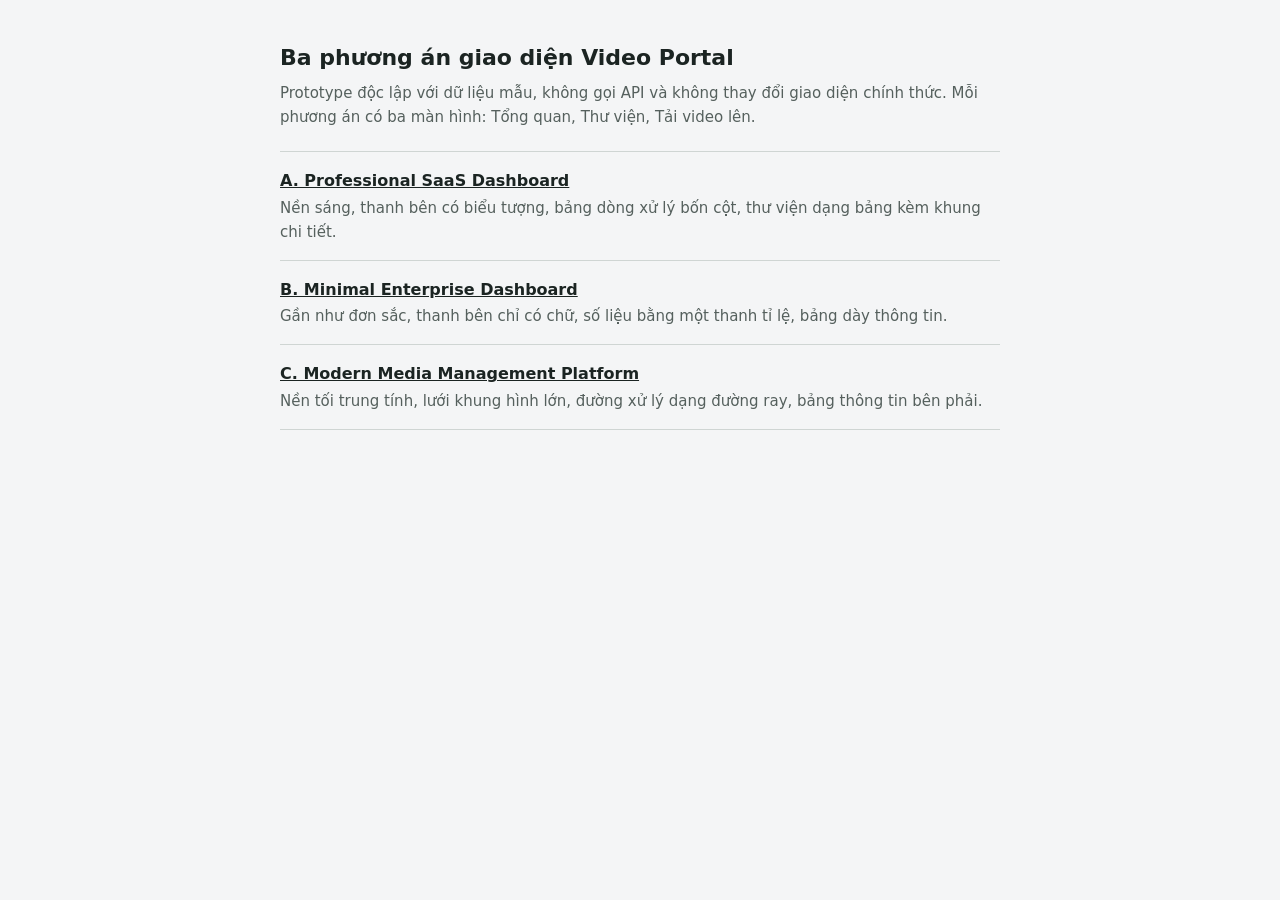
<file: design/prototypes/index.html>
<!doctype html>
<html lang="vi">
<head>
<meta charset="utf-8">
<meta name="viewport" content="width=device-width, initial-scale=1">
<title>Ba phương án giao diện Video Portal</title>
<style>
body { margin: 0; padding: 40px 24px; font: 15px/1.6 "Segoe UI", system-ui, sans-serif; color: #1b2422; background: #f4f5f6; }
main { max-width: 720px; margin: 0 auto; }
h1 { font-size: 22px; font-weight: 600; margin: 0 0 6px; }
p { margin: 0 0 22px; color: #55605d; }
ul { list-style: none; margin: 0; padding: 0; border-top: 1px solid #cfd5d3; }
li { padding: 16px 0; border-bottom: 1px solid #cfd5d3; }
a { color: #1b2422; font-weight: 600; font-size: 16px; }
span { display: block; color: #55605d; margin-top: 2px; }
</style>
</head>
<body>
<main>
  <h1>Ba phương án giao diện Video Portal</h1>
  <p>Prototype độc lập với dữ liệu mẫu, không gọi API và không thay đổi giao diện chính thức. Mỗi phương án có ba màn hình: Tổng quan, Thư viện, Tải video lên.</p>
  <ul>
    <li><a href="a-saas.html">A. Professional SaaS Dashboard</a><span>Nền sáng, thanh bên có biểu tượng, bảng dòng xử lý bốn cột, thư viện dạng bảng kèm khung chi tiết.</span></li>
    <li><a href="b-enterprise.html">B. Minimal Enterprise Dashboard</a><span>Gần như đơn sắc, thanh bên chỉ có chữ, số liệu bằng một thanh tỉ lệ, bảng dày thông tin.</span></li>
    <li><a href="c-media.html">C. Modern Media Management Platform</a><span>Nền tối trung tính, lưới khung hình lớn, đường xử lý dạng đường ray, bảng thông tin bên phải.</span></li>
  </ul>
</main>
</body>
</html>
</file>
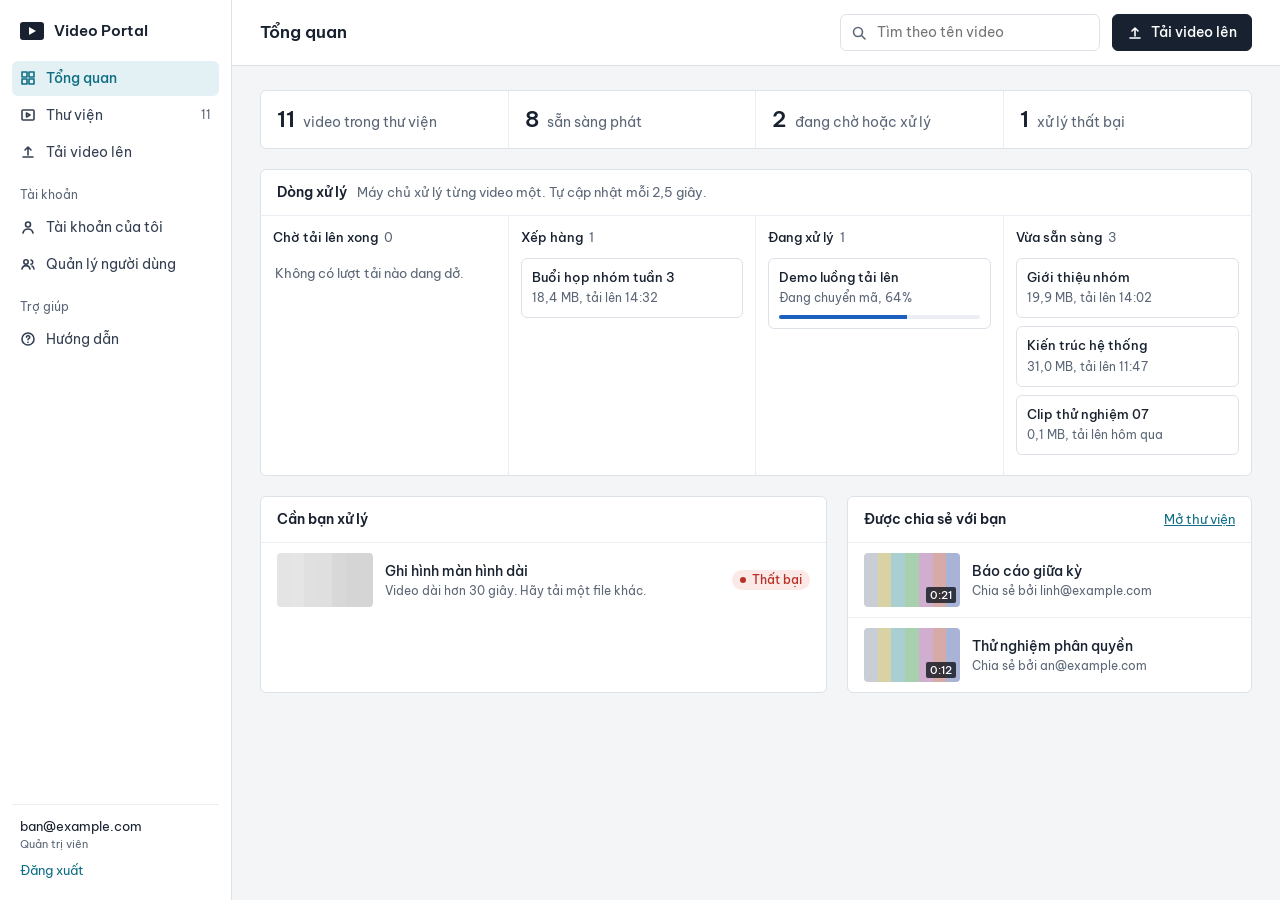
<file: design/prototypes/a-saas.html>
<!doctype html>
<html lang="vi">
<head>
<meta charset="utf-8">
<meta name="viewport" content="width=device-width, initial-scale=1">
<title>Phương án A — Professional SaaS Dashboard</title>
<!-- Prototype độc lập: dữ liệu mẫu tĩnh, không gọi API. Font tải từ Google chỉ để xem thử; bản thật sẽ tự lưu font trong app/static. -->
<link rel="preconnect" href="https://fonts.googleapis.com">
<link rel="stylesheet" href="https://fonts.googleapis.com/css2?family=Be+Vietnam+Pro:wght@400;500;600&display=swap">
<style>
:root {
  --bg: #f4f5f7; --surface: #fff; --ink: #18212f; --muted: #5b6676; --line: #dde2e8; --line-soft: #ebeef2;
  --accent: #0f6e84; --accent-soft: #e3f1f4;
  --ready: #1a7f4b; --ready-bg: #e6f4ec; --run: #1d5fbf; --run-bg: #e5eefb; --wait: #8a5a00; --wait-bg: #fbf0d9; --fail: #b83227; --fail-bg: #fbe9e7;
  --radius: 6px; --font: "Be Vietnam Pro", "Segoe UI", system-ui, sans-serif;
}
* { box-sizing: border-box; }
[hidden] { display: none !important; }
body { margin: 0; background: var(--bg); color: var(--ink); font: 14px/1.5 var(--font); display: grid; grid-template-columns: 232px minmax(0, 1fr); min-height: 100vh; }
h1, h2, h3, p { margin: 0; }
button, input { font: inherit; color: inherit; }
a { color: var(--accent); }
svg { width: 16px; height: 16px; fill: none; stroke: currentColor; stroke-width: 1.6; stroke-linecap: round; stroke-linejoin: round; flex: none; }
:focus-visible { outline: 2px solid var(--accent); outline-offset: 2px; }

/* Sidebar */
.side { background: var(--surface); border-right: 1px solid var(--line); padding: 16px 12px; display: flex; flex-direction: column; gap: 2px; position: sticky; top: 0; height: 100vh; }
.brand { display: flex; align-items: center; gap: 10px; padding: 4px 8px 16px; font-weight: 600; font-size: 15px; }
.brand i { width: 24px; height: 18px; border-radius: 3px; background: var(--ink); position: relative; }
.brand i::after { content: ""; position: absolute; left: 9px; top: 5px; border: 4px solid transparent; border-left: 7px solid #fff; }
.group { margin: 14px 8px 4px; font-size: 12px; color: var(--muted); }
.nav { display: flex; align-items: center; gap: 10px; width: 100%; padding: 7px 8px; border: 0; border-radius: var(--radius); background: none; text-align: left; cursor: pointer; color: #344052; }
.nav:hover { background: var(--bg); }
.nav.on { background: var(--accent-soft); color: var(--accent); font-weight: 500; }
.nav span { margin-left: auto; font-size: 12px; color: var(--muted); }
.who { margin-top: auto; padding: 12px 8px 4px; border-top: 1px solid var(--line-soft); font-size: 13px; }
.who small { display: block; color: var(--muted); }
.who button { margin-top: 8px; padding: 0; border: 0; background: none; color: var(--accent); cursor: pointer; }

/* Khung chính */
.top { display: flex; align-items: center; gap: 12px; padding: 14px 28px; background: var(--surface); border-bottom: 1px solid var(--line); position: sticky; top: 0; z-index: 2; }
.top h1 { font-size: 17px; font-weight: 600; margin-right: auto; }
.search { display: flex; align-items: center; gap: 8px; width: 260px; padding: 6px 10px; border: 1px solid var(--line); border-radius: var(--radius); color: var(--muted); background: var(--surface); }
.search input { border: 0; outline: 0; width: 100%; background: none; }
.btn { display: inline-flex; align-items: center; gap: 8px; padding: 7px 14px; border: 1px solid var(--ink); border-radius: var(--radius); background: var(--ink); color: #fff; font-weight: 500; cursor: pointer; }
.btn.ghost { background: var(--surface); color: var(--ink); border-color: var(--line); }
.btn.danger { background: var(--surface); color: var(--fail); border-color: #e9c2bd; }
main { padding: 24px 28px 48px; max-width: 1280px; }
.panel { background: var(--surface); border: 1px solid var(--line); border-radius: var(--radius); }
.panel > header { display: flex; align-items: baseline; gap: 10px; padding: 12px 16px; border-bottom: 1px solid var(--line-soft); }
.panel > header h2 { font-size: 14px; font-weight: 600; }
.panel > header p { color: var(--muted); font-size: 13px; }
.panel > header a { margin-left: auto; font-size: 13px; }

/* Tổng quan */
.strip { display: grid; grid-template-columns: repeat(4, 1fr); margin-bottom: 20px; }
.strip div { padding: 12px 16px; border-right: 1px solid var(--line-soft); display: flex; align-items: baseline; gap: 8px; color: var(--muted); }
.strip div:last-child { border-right: 0; }
.strip b { font-size: 22px; font-weight: 600; color: var(--ink); font-variant-numeric: tabular-nums; }
.board { display: grid; grid-template-columns: repeat(4, minmax(0, 1fr)); }
.lane { padding: 12px; border-right: 1px solid var(--line-soft); min-height: 210px; }
.lane:last-child { border-right: 0; }
.lane h3 { display: flex; gap: 6px; font-size: 13px; font-weight: 500; margin-bottom: 10px; }
.lane h3 span { color: var(--muted); font-weight: 400; }
.job { padding: 9px 10px; border: 1px solid var(--line); border-radius: var(--radius); margin-bottom: 8px; background: var(--surface); }
.job strong { display: block; font-weight: 500; font-size: 13px; white-space: nowrap; overflow: hidden; text-overflow: ellipsis; }
.job small { color: var(--muted); }
.lane .none { color: var(--muted); font-size: 13px; padding: 6px 2px; }
.bar { height: 4px; border-radius: 2px; background: var(--line-soft); margin-top: 7px; overflow: hidden; }
.bar i { display: block; height: 100%; background: var(--run); }
.cols { display: grid; grid-template-columns: minmax(0, 1.4fr) minmax(0, 1fr); gap: 20px; margin-top: 20px; }
.rows { list-style: none; margin: 0; padding: 0; }
.rows li { display: flex; align-items: center; gap: 12px; padding: 10px 16px; border-bottom: 1px solid var(--line-soft); }
.rows li:last-child { border-bottom: 0; }
.rows div { min-width: 0; flex: 1; }
.rows strong { font-weight: 500; }
.rows small { display: block; color: var(--muted); }

/* Trạng thái và thumbnail */
.st { display: inline-flex; align-items: center; gap: 6px; padding: 1px 8px; border-radius: 10px; font-size: 12px; font-weight: 500; white-space: nowrap; }
.st::before { content: ""; width: 6px; height: 6px; border-radius: 50%; background: currentColor; }
.st.ready { color: var(--ready); background: var(--ready-bg); } .st.run { color: var(--run); background: var(--run-bg); }
.st.wait { color: var(--wait); background: var(--wait-bg); } .st.fail { color: var(--fail); background: var(--fail-bg); }
.thumb { display: block; width: 96px; aspect-ratio: 16 / 9; border-radius: 4px; flex: none; position: relative; overflow: hidden;
  background: linear-gradient(90deg, #c9ced6 0 14.3%, #d8d2a4 0 28.6%, #a9cfd3 0 42.9%, #a8cfae 0 57.2%, #cfaed0 0 71.5%, #d6aaa6 0 85.8%, #a9b3d6 0); }
.thumb.dim { filter: grayscale(1) opacity(.55); }
.thumb b { position: absolute; right: 4px; bottom: 4px; padding: 0 4px; border-radius: 2px; background: rgba(15, 20, 28, .8); color: #fff; font-size: 11px; font-weight: 500; font-variant-numeric: tabular-nums; }

/* Thư viện */
.tools { display: flex; flex-wrap: wrap; align-items: center; gap: 12px; margin-bottom: 14px; }
.seg { display: inline-flex; border: 1px solid var(--line); border-radius: var(--radius); background: var(--surface); overflow: hidden; }
.seg button { padding: 6px 12px; border: 0; border-right: 1px solid var(--line); background: none; cursor: pointer; color: var(--muted); }
.seg button:last-child { border-right: 0; }
.seg button.on { background: var(--accent-soft); color: var(--accent); font-weight: 500; }
.split { display: grid; grid-template-columns: minmax(0, 1fr) 320px; gap: 20px; align-items: start; }
table { width: 100%; border-collapse: collapse; }
th { text-align: left; font-weight: 500; font-size: 12px; color: var(--muted); padding: 9px 12px; border-bottom: 1px solid var(--line); white-space: nowrap; }
td { padding: 9px 12px; border-bottom: 1px solid var(--line-soft); vertical-align: middle; font-variant-numeric: tabular-nums; }
td:not(:first-child) { white-space: nowrap; }
tr:last-child td { border-bottom: 0; }
tbody tr { cursor: pointer; }
tbody tr:hover { background: #fafbfc; }
tbody tr.sel { background: var(--accent-soft); }
.name { display: flex; align-items: center; gap: 12px; min-width: 220px; }
.name small { display: block; color: var(--muted); }
.detail { padding: 16px; position: sticky; top: 76px; }
.detail .thumb { width: 100%; margin-bottom: 12px; }
.detail h2 { font-size: 15px; font-weight: 600; }
.detail dl { display: grid; grid-template-columns: auto 1fr; gap: 4px 14px; margin: 12px 0; font-size: 13px; }
.detail dt { color: var(--muted); } .detail dd { margin: 0; }
.detail hr { border: 0; border-top: 1px solid var(--line-soft); margin: 14px 0; }
label { display: block; font-size: 13px; font-weight: 500; margin: 12px 0 5px; }
.field { width: 100%; padding: 7px 10px; border: 1px solid var(--line); border-radius: var(--radius); background: var(--surface); }
.acts { display: flex; flex-wrap: wrap; gap: 8px; margin-top: 10px; }
.hint { color: var(--muted); font-size: 13px; margin-top: 8px; }

/* Tải lên */
.up { display: grid; grid-template-columns: minmax(0, 1.3fr) minmax(0, 1fr); gap: 20px; align-items: start; }
.up form { padding: 4px 20px 20px; }
.drop { display: grid; justify-items: center; gap: 4px; padding: 30px 16px; margin-top: 6px; border: 1.5px dashed #b9c1cc; border-radius: var(--radius); background: #fafbfc; text-align: center; color: var(--muted); }
.drop strong { color: var(--ink); font-weight: 500; }
.steps { list-style: none; margin: 0; padding: 14px 16px 16px; }
.steps li { position: relative; padding: 0 0 16px 28px; color: var(--muted); }
.steps li::before { content: ""; position: absolute; left: 4px; top: 4px; width: 11px; height: 11px; border-radius: 50%; border: 2px solid #b9c1cc; background: var(--surface); }
.steps li::after { content: ""; position: absolute; left: 9px; top: 18px; bottom: 0; width: 1px; background: var(--line); }
.steps li:last-child::after { display: none; }
.steps li.done { color: var(--ink); } .steps li.done::before { background: var(--ready); border-color: var(--ready); }
.steps li.now { color: var(--ink); font-weight: 500; } .steps li.now::before { border-color: var(--run); }
.steps small { display: block; font-weight: 400; color: var(--muted); }

.menu { display: none; }
@media (max-width: 900px) {
  body { display: block; }
  .side { position: fixed; z-index: 5; width: 240px; transform: translateX(-100%); transition: transform .2s; box-shadow: 8px 0 30px rgba(0, 0, 0, .12); }
  .side.open { transform: none; }
  .menu { display: inline-flex; } .search { display: none; }
  .top, main { padding-left: 16px; padding-right: 16px; }
  .strip, .board { grid-template-columns: 1fr 1fr; } .cols, .split, .up { grid-template-columns: 1fr; }
  .lane { border-bottom: 1px solid var(--line-soft); min-height: 0; }
  th:nth-child(n+3), td:nth-child(n+3) { display: none; } .detail { position: static; }
  th, td { padding: 8px; } .name { min-width: 0; gap: 8px; } td .thumb { width: 64px; } .st { font-size: 11px; padding: 1px 6px; }
}
@media (prefers-reduced-motion: reduce) { * { transition: none !important; } }
</style>
</head>
<body>
<svg hidden><defs>
  <symbol id="i-home" viewBox="0 0 16 16"><rect x="2" y="2" width="5" height="5"/><rect x="9" y="2" width="5" height="5"/><rect x="2" y="9" width="5" height="5"/><rect x="9" y="9" width="5" height="5"/></symbol>
  <symbol id="i-film" viewBox="0 0 16 16"><rect x="2" y="3" width="12" height="10" rx="1"/><path d="M6.5 6v4l3.5-2z"/></symbol>
  <symbol id="i-up" viewBox="0 0 16 16"><path d="M8 11V3M5 6l3-3 3 3M3 13h10"/></symbol>
  <symbol id="i-user" viewBox="0 0 16 16"><circle cx="8" cy="5.5" r="2.5"/><path d="M3 14c.6-2.6 2.6-4 5-4s4.400 1.400 5 4"/></symbol>
  <symbol id="i-users" viewBox="0 0 16 16"><circle cx="6" cy="6" r="2.200"/><path d="M2 13c.5-2.200 2-3.400 4-3.400s3.500 1.200 4 3.400M11 4a2.200 2.200 0 010 4.300M12 10c1.200.400 1.800 1.400 2 3"/></symbol>
  <symbol id="i-help" viewBox="0 0 16 16"><circle cx="8" cy="8" r="6"/><path d="M6.500 6.300a1.600 1.600 0 113 .700c-.500.500-1.500.800-1.500 1.800M8 11.300v.2"/></symbol>
  <symbol id="i-search" viewBox="0 0 16 16"><circle cx="7" cy="7" r="4.500"/><path d="M10.500 10.500L14 14"/></symbol>
</defs></svg>

<aside class="side" id="side">
  <div class="brand"><i></i>Video Portal</div>
  <button class="nav on" data-go="home"><svg><use href="#i-home"/></svg>Tổng quan</button>
  <button class="nav" data-go="library"><svg><use href="#i-film"/></svg>Thư viện<span>11</span></button>
  <button class="nav" data-go="upload"><svg><use href="#i-up"/></svg>Tải video lên</button>
  <p class="group">Tài khoản</p>
  <button class="nav"><svg><use href="#i-user"/></svg>Tài khoản của tôi</button>
  <button class="nav"><svg><use href="#i-users"/></svg>Quản lý người dùng</button>
  <p class="group">Trợ giúp</p>
  <button class="nav"><svg><use href="#i-help"/></svg>Hướng dẫn</button>
  <div class="who">ban@example.com<small>Quản trị viên</small><button>Đăng xuất</button></div>
</aside>

<div>
  <header class="top">
    <button class="btn ghost menu" id="menu">Menu</button>
    <h1 id="title">Tổng quan</h1>
    <div class="search"><svg><use href="#i-search"/></svg><input placeholder="Tìm theo tên video" aria-label="Tìm video"></div>
    <button class="btn" data-go="upload"><svg><use href="#i-up"/></svg>Tải video lên</button>
  </header>

  <main>
    <!-- TỔNG QUAN -->
    <section data-view="home">
      <div class="panel strip">
        <div><b>11</b>video trong thư viện</div><div><b>8</b>sẵn sàng phát</div><div><b>2</b>đang chờ hoặc xử lý</div><div><b>1</b>xử lý thất bại</div>
      </div>
      <div class="panel">
        <header><h2>Dòng xử lý</h2><p>Máy chủ xử lý từng video một. Tự cập nhật mỗi 2,5 giây.</p></header>
        <div class="board">
          <div class="lane"><h3>Chờ tải lên xong <span>0</span></h3><p class="none">Không có lượt tải nào dang dở.</p></div>
          <div class="lane"><h3>Xếp hàng <span>1</span></h3>
            <div class="job"><strong>Buổi họp nhóm tuần 3</strong><small>18,4 MB, tải lên 14:32</small></div></div>
          <div class="lane"><h3>Đang xử lý <span>1</span></h3>
            <div class="job"><strong>Demo luồng tải lên</strong><small>Đang chuyển mã, 64%</small><div class="bar"><i style="width:64%"></i></div></div></div>
          <div class="lane"><h3>Vừa sẵn sàng <span>3</span></h3>
            <div class="job"><strong>Giới thiệu nhóm</strong><small>19,9 MB, tải lên 14:02</small></div>
            <div class="job"><strong>Kiến trúc hệ thống</strong><small>31,0 MB, tải lên 11:47</small></div>
            <div class="job"><strong>Clip thử nghiệm 07</strong><small>0,1 MB, tải lên hôm qua</small></div></div>
        </div>
      </div>
      <div class="cols">
        <div class="panel"><header><h2>Cần bạn xử lý</h2></header>
          <ul class="rows">
            <li><span class="thumb dim"></span><div><strong>Ghi hình màn hình dài</strong><small>Video dài hơn 30 giây. Hãy tải một file khác.</small></div><span class="st fail">Thất bại</span></li>
          </ul></div>
        <div class="panel"><header><h2>Được chia sẻ với bạn</h2><a href="#" data-go="library">Mở thư viện</a></header>
          <ul class="rows">
            <li><span class="thumb"><b>0:21</b></span><div><strong>Báo cáo giữa kỳ</strong><small>Chia sẻ bởi linh@example.com</small></div></li>
            <li><span class="thumb"><b>0:12</b></span><div><strong>Thử nghiệm phân quyền</strong><small>Chia sẻ bởi an@example.com</small></div></li>
          </ul></div>
      </div>
    </section>

    <!-- THƯ VIỆN -->
    <section data-view="library" hidden>
      <div class="tools">
        <div class="seg"><button class="on">Tất cả 11</button><button>Sẵn sàng 8</button><button>Đang xử lý 2</button><button>Thất bại 1</button></div>
        <div class="seg"><button class="on">Của tôi và được chia sẻ</button><button>Chỉ của tôi</button></div>
      </div>
      <div class="split">
        <div class="panel">
          <table>
            <thead><tr><th>Video</th><th>Trạng thái</th><th>Thời lượng</th><th>File gốc</th><th>Tải lên</th></tr></thead>
            <tbody>
              <tr class="sel"><td><div class="name"><span class="thumb"><b>0:28</b></span><div>Giới thiệu nhóm<small>Của bạn</small></div></div></td><td><span class="st ready">Sẵn sàng</span></td><td>0:28</td><td>19,9 MB</td><td>20/11, 14:02</td></tr>
              <tr><td><div class="name"><span class="thumb dim"></span><div>Demo luồng tải lên<small>Của bạn</small></div></div></td><td><span class="st run">Đang xử lý 64%</span></td><td>–</td><td>24,1 MB</td><td>20/11, 14:31</td></tr>
              <tr><td><div class="name"><span class="thumb dim"></span><div>Buổi họp nhóm tuần 3<small>Của bạn</small></div></div></td><td><span class="st wait">Xếp hàng</span></td><td>–</td><td>18,4 MB</td><td>20/11, 14:32</td></tr>
              <tr><td><div class="name"><span class="thumb"><b>0:30</b></span><div>Kiến trúc hệ thống<small>Của bạn</small></div></div></td><td><span class="st ready">Sẵn sàng</span></td><td>0:30</td><td>31,0 MB</td><td>20/11, 11:47</td></tr>
              <tr><td><div class="name"><span class="thumb"><b>0:21</b></span><div>Báo cáo giữa kỳ<small>Chia sẻ bởi linh@example.com</small></div></div></td><td><span class="st ready">Sẵn sàng</span></td><td>0:21</td><td>12,6 MB</td><td>19/11, 20:15</td></tr>
              <tr><td><div class="name"><span class="thumb dim"></span><div>Ghi hình màn hình dài<small>Của bạn</small></div></div></td><td><span class="st fail">Thất bại</span></td><td>–</td><td>47,8 MB</td><td>19/11, 16:40</td></tr>
              <tr><td><div class="name"><span class="thumb"><b>0:03</b></span><div>Clip thử nghiệm 07<small>Của bạn</small></div></div></td><td><span class="st ready">Sẵn sàng</span></td><td>0:03</td><td>0,1 MB</td><td>19/11, 09:12</td></tr>
            </tbody>
          </table>
        </div>
        <aside class="panel detail">
          <span class="thumb"><b>0:28</b></span>
          <h2>Giới thiệu nhóm</h2>
          <dl><dt>Trạng thái</dt><dd><span class="st ready">Sẵn sàng</span></dd><dt>Chủ sở hữu</dt><dd>Bạn</dd><dt>Đầu ra</dt><dd>MP4 H.264, 854×480</dd><dt>Tải lên</dt><dd>20/11/2026, 14:02</dd></dl>
          <div class="acts"><button class="btn">Xem video</button><button class="btn danger">Xoá video</button></div>
          <hr>
          <label for="viewer">Chia sẻ với email</label>
          <input class="field" id="viewer" placeholder="nguoixem@example.com">
          <div class="acts"><button class="btn ghost">Cấp quyền xem</button><button class="btn ghost">Thu hồi quyền</button></div>
          <p class="hint">Người xem phải có tài khoản. Thu hồi có hiệu lực với lượt xem mới.</p>
        </aside>
      </div>
    </section>

    <!-- TẢI LÊN -->
    <section data-view="upload" hidden>
      <div class="up">
        <div class="panel"><header><h2>Video mới</h2></header>
          <form>
            <label for="t">Tên video</label><input class="field" id="t" value="Demo luồng tải lên">
            <label>File video</label>
            <div class="drop"><svg><use href="#i-up"/></svg><strong>demo-luong-tai-len.mp4 (24,1 MB)</strong><span>Kéo file khác vào đây hoặc bấm để chọn lại</span></div>
            <p class="hint">MP4, WebM hoặc MOV. Tối đa 50 MB và dài không quá 30 giây.</p>
            <div class="acts"><button class="btn" type="button">Tải video lên</button><button class="btn ghost" type="button">Huỷ</button></div>
          </form>
        </div>
        <div class="panel"><header><h2>Tiến trình</h2><p>Demo luồng tải lên</p></header>
          <ol class="steps">
            <li class="done">Tạo lượt tải</li>
            <li class="done">Gửi file<small>Đã gửi 24,1 MB</small></li>
            <li class="done">Xếp hàng</li>
            <li class="now">Xử lý<small>Đang chuyển mã, 64%</small><div class="bar"><i style="width:64%"></i></div></li>
            <li>Sẵn sàng<small>Bạn sẽ xem được ngay tại đây</small></li>
          </ol>
        </div>
      </div>
    </section>
  </main>
</div>
<script>
const titles = { home: "Tổng quan", library: "Thư viện video", upload: "Tải video lên" };
function show(view) {
  document.querySelectorAll("[data-view]").forEach((s) => { s.hidden = s.dataset.view !== view; });
  document.querySelectorAll(".nav[data-go]").forEach((b) => b.classList.toggle("on", b.dataset.go === view));
  document.getElementById("title").textContent = titles[view];
  document.getElementById("side").classList.remove("open");
  window.scrollTo(0, 0);
}
document.querySelectorAll("[data-go]").forEach((b) => b.addEventListener("click", (e) => { e.preventDefault(); show(b.dataset.go); }));
document.getElementById("menu").addEventListener("click", () => document.getElementById("side").classList.toggle("open"));
document.querySelectorAll("tbody tr").forEach((r) => r.addEventListener("click", () => { document.querySelector("tr.sel")?.classList.remove("sel"); r.classList.add("sel"); }));
function fromHash() { if (titles[location.hash.slice(1)]) show(location.hash.slice(1)); }
window.addEventListener("hashchange", fromHash);
fromHash();
</script>
</body>
</html>
</file>
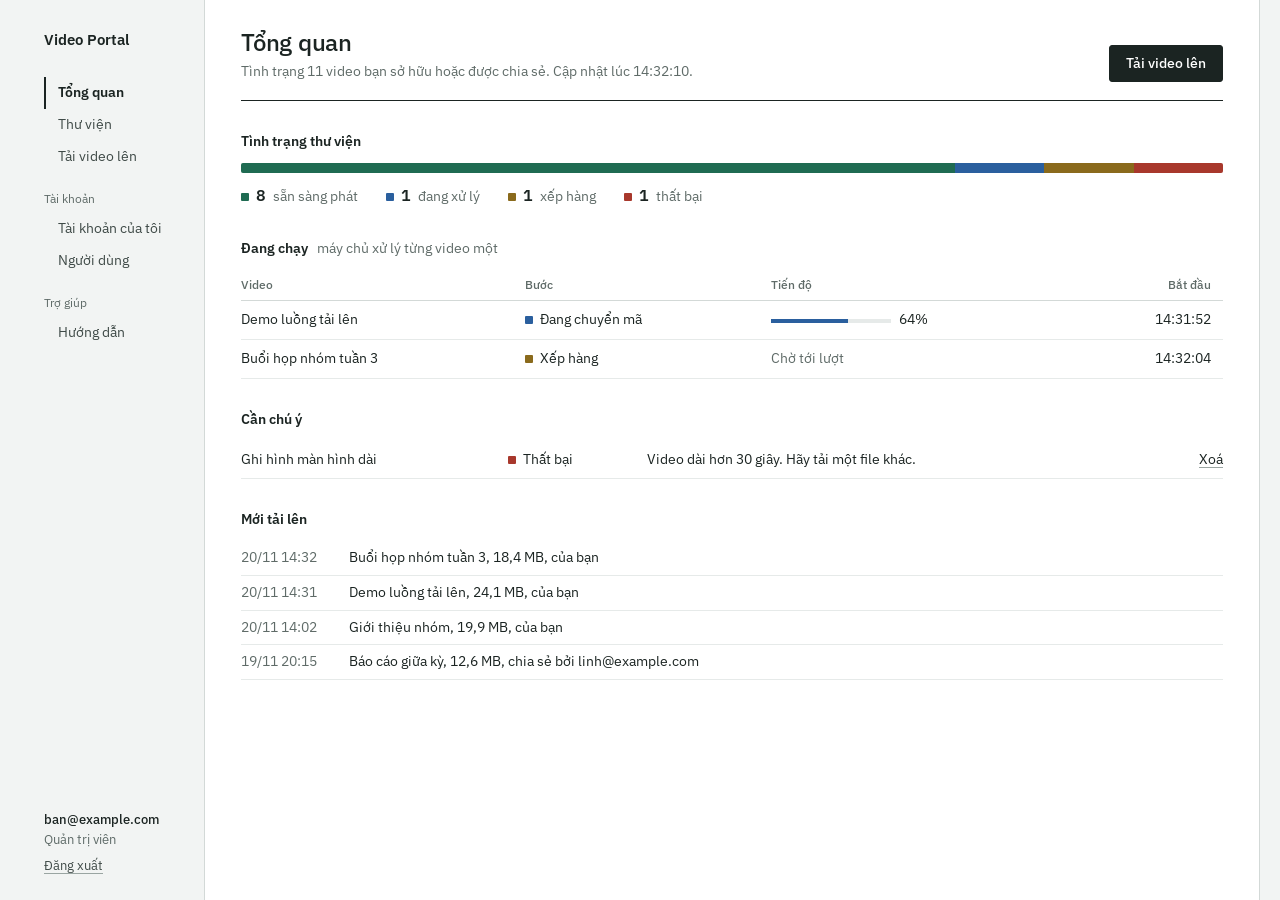
<file: design/prototypes/b-enterprise.html>
<!doctype html>
<html lang="vi">
<head>
<meta charset="utf-8">
<meta name="viewport" content="width=device-width, initial-scale=1">
<title>Phương án B — Minimal Enterprise Dashboard</title>
<!-- Prototype độc lập: dữ liệu mẫu tĩnh, không gọi API. Font tải từ Google chỉ để xem thử; bản thật sẽ tự lưu font trong app/static. -->
<link rel="preconnect" href="https://fonts.googleapis.com">
<link rel="stylesheet" href="https://fonts.googleapis.com/css2?family=IBM+Plex+Sans:wght@400;500;600&display=swap">
<style>
:root {
  --bg: #f2f4f3; --surface: #fff; --ink: #1b2422; --muted: #5f6b68; --line: #d3d9d7; --line-soft: #e6eae9;
  --ready: #1f6b52; --run: #2a5f9e; --wait: #8a6a1c; --fail: #a8382c;
  --font: "IBM Plex Sans", "Segoe UI", system-ui, sans-serif;
}
* { box-sizing: border-box; }
[hidden] { display: none !important; }
body { margin: 0; background: var(--bg); color: var(--ink); font: 14px/1.55 var(--font); font-variant-numeric: tabular-nums; }
h1, h2, p { margin: 0; }
button, input, select { font: inherit; color: inherit; }
a, .link { color: var(--ink); text-decoration: underline; text-underline-offset: 3px; text-decoration-color: #9aa5a2; background: none; border: 0; padding: 0; cursor: pointer; }
a:hover, .link:hover { text-decoration-color: var(--ink); }
:focus-visible { outline: 2px solid var(--ink); outline-offset: 2px; }
.shell { display: grid; grid-template-columns: 184px minmax(0, 1fr); max-width: 1240px; margin: 0 auto; min-height: 100vh; }

/* Thanh bên: chỉ chữ, không icon, không khung */
.rail { padding: 28px 0 24px 24px; position: sticky; top: 0; height: 100vh; display: flex; flex-direction: column; }
.rail .brand { font-weight: 600; font-size: 15px; margin-bottom: 26px; }
.rail p { color: var(--muted); font-size: 12px; margin: 18px 0 4px; }
.rail button { display: block; width: 100%; text-align: left; padding: 5px 0 5px 12px; border: 0; border-left: 2px solid transparent; background: none; cursor: pointer; color: #3f4a47; }
.rail button:hover { color: var(--ink); }
.rail button.on { border-left-color: var(--ink); color: var(--ink); font-weight: 600; }
.rail .who { margin-top: auto; font-size: 13px; color: var(--muted); }
.rail .who b { display: block; color: var(--ink); font-weight: 500; }

main { background: var(--surface); border-left: 1px solid var(--line); border-right: 1px solid var(--line); padding: 28px 36px 56px; }
.head { display: flex; align-items: flex-end; gap: 16px; padding-bottom: 18px; border-bottom: 1px solid var(--ink); margin-bottom: 24px; }
.head h1 { font-size: 24px; font-weight: 500; letter-spacing: -.01em; line-height: 1.2; }
.head p { color: var(--muted); margin-top: 4px; max-width: 62ch; }
.head .btn { margin-left: auto; }
.btn { padding: 7px 16px; border: 1px solid var(--ink); border-radius: 3px; background: var(--ink); color: #fff; font-weight: 500; cursor: pointer; white-space: nowrap; }
.btn.plain { background: var(--surface); color: var(--ink); }
h2 { font-size: 14px; font-weight: 600; margin: 30px 0 10px; }
h2:first-child { margin-top: 0; }
h2 span { font-weight: 400; color: var(--muted); margin-left: 6px; }

/* Tình trạng: một thanh tỉ lệ thay cho các ô số liệu */
.ratio { display: flex; height: 10px; border-radius: 2px; overflow: hidden; background: var(--line-soft); }
.ratio i { display: block; }
.legend { display: flex; flex-wrap: wrap; gap: 6px 28px; margin-top: 10px; }
.legend span { display: flex; align-items: baseline; gap: 7px; color: var(--muted); }
.legend b { color: var(--ink); font-weight: 600; font-size: 16px; }
.dot { width: 8px; height: 8px; border-radius: 1px; display: inline-block; flex: none; }
.ready { background: var(--ready); } .run { background: var(--run); } .wait { background: var(--wait); } .fail { background: var(--fail); }

table { width: 100%; border-collapse: collapse; }
th { text-align: left; font-weight: 500; color: var(--muted); font-size: 12px; padding: 6px 12px 6px 0; border-bottom: 1px solid var(--line); white-space: nowrap; }
td { padding: 8px 12px 8px 0; border-bottom: 1px solid var(--line-soft); vertical-align: top; }
td.num, th.num { text-align: right; }
td.acts { text-align: right; white-space: nowrap; padding-right: 0; }
td.acts .link { margin-left: 14px; }
.state { display: inline-flex; align-items: center; gap: 7px; white-space: nowrap; }
tr.open td { background: #f7f9f8; border-bottom-color: var(--line); }
tr.more td { background: #f7f9f8; padding: 4px 0 18px; }
.more-grid { display: grid; grid-template-columns: minmax(0, 1fr) minmax(0, 1.2fr); gap: 28px; padding: 0 12px; }
dl { display: grid; grid-template-columns: 110px 1fr; gap: 3px 12px; margin: 0; }
dt { color: var(--muted); } dd { margin: 0; }
.meter { display: inline-block; width: 120px; height: 4px; background: var(--line-soft); vertical-align: middle; margin-right: 8px; }
.meter i { display: block; height: 100%; background: var(--run); }
.note { color: var(--muted); }
.log { list-style: none; margin: 0; padding: 0; }
.log li { display: grid; grid-template-columns: 96px 1fr; gap: 12px; padding: 6px 0; border-bottom: 1px solid var(--line-soft); }
.log time { color: var(--muted); }

/* Bộ lọc và biểu mẫu */
.filters { display: flex; flex-wrap: wrap; gap: 10px; margin-bottom: 14px; }
.field { padding: 6px 10px; border: 1px solid var(--line); border-radius: 3px; background: var(--surface); min-width: 0; }
.filters .field:first-child { flex: 1 1 220px; }
label { display: block; font-weight: 500; margin: 18px 0 5px; }
.inline { display: flex; flex-wrap: wrap; gap: 8px; align-items: center; margin-top: 8px; }
.narrow { max-width: 580px; }
.narrow .field { width: 100%; }
.drop { border: 1px dashed #9aa5a2; border-radius: 3px; padding: 22px 16px; background: #f7f9f8; }
.drop b { font-weight: 500; }
.limits { margin-top: 10px; color: var(--muted); }
.limits td { padding: 4px 12px 4px 0; border: 0; }
.limits td:first-child { width: 110px; }

/* Tiến trình: một đường thẳng năm mốc */
.track { display: grid; grid-template-columns: repeat(5, 1fr); margin: 14px 0 6px; padding: 0; list-style: none; }
.track li { position: relative; padding-top: 16px; color: var(--muted); font-size: 13px; }
.track li::before { content: ""; position: absolute; left: 0; right: 0; top: 4px; height: 2px; background: var(--line); }
.track li::after { content: ""; position: absolute; left: 0; top: 0; width: 10px; height: 10px; border-radius: 50%; background: var(--surface); border: 2px solid var(--line); }
.track li.done { color: var(--ink); } .track li.done::before { background: var(--ink); } .track li.done::after { background: var(--ink); border-color: var(--ink); }
.track li.now { color: var(--ink); font-weight: 600; } .track li.now::after { border-color: var(--run); }
.track li.now::before { background: linear-gradient(90deg, var(--run) 64%, var(--line) 0); }

@media (max-width: 860px) {
  .shell { display: block; }
  .rail { position: static; height: auto; padding: 14px 16px 10px; flex-direction: row; flex-wrap: wrap; gap: 4px 6px; align-items: center; }
  .rail .brand { margin: 0 12px 0 0; } .rail p, .rail .who { display: none; }
  .rail button { width: auto; padding: 4px 8px; border-left: 0; border-bottom: 2px solid transparent; }
  .rail button.on { border-bottom-color: var(--ink); }
  main { padding: 20px 16px 40px; border: 0; }
  .head { flex-wrap: wrap; align-items: flex-start; } .head .btn { margin-left: 0; }
  .hide-s { display: none; } .more-grid { grid-template-columns: 1fr; gap: 14px; }
  td { padding-right: 8px; } td:first-child { min-width: 118px; } .meter { width: 52px; }
  .track li { font-size: 12px; }
}
</style>
</head>
<body>
<div class="shell">
  <nav class="rail" aria-label="Điều hướng">
    <div class="brand">Video Portal</div>
    <button class="on" data-go="home">Tổng quan</button>
    <button data-go="library">Thư viện</button>
    <button data-go="upload">Tải video lên</button>
    <p>Tài khoản</p>
    <button>Tài khoản của tôi</button>
    <button>Người dùng</button>
    <p>Trợ giúp</p>
    <button>Hướng dẫn</button>
    <div class="who"><b>ban@example.com</b>Quản trị viên<br><button class="link" style="padding:0;border:0;width:auto;margin-top:6px">Đăng xuất</button></div>
  </nav>

  <main>
    <!-- TỔNG QUAN -->
    <section data-view="home">
      <div class="head"><div><h1>Tổng quan</h1><p>Tình trạng 11 video bạn sở hữu hoặc được chia sẻ. Cập nhật lúc 14:32:10.</p></div><button class="btn" data-go="upload">Tải video lên</button></div>

      <h2>Tình trạng thư viện</h2>
      <div class="ratio" role="img" aria-label="8 sẵn sàng, 1 đang xử lý, 1 xếp hàng, 1 thất bại">
        <i class="ready" style="width:72.700%"></i><i class="run" style="width:9.100%"></i><i class="wait" style="width:9.100%"></i><i class="fail" style="width:9.100%"></i>
      </div>
      <div class="legend">
        <span><i class="dot ready"></i><b>8</b>sẵn sàng phát</span><span><i class="dot run"></i><b>1</b>đang xử lý</span>
        <span><i class="dot wait"></i><b>1</b>xếp hàng</span><span><i class="dot fail"></i><b>1</b>thất bại</span>
      </div>

      <h2>Đang chạy <span>máy chủ xử lý từng video một</span></h2>
      <table>
        <thead><tr><th>Video</th><th>Bước</th><th>Tiến độ</th><th class="num hide-s">Bắt đầu</th></tr></thead>
        <tbody>
          <tr><td>Demo luồng tải lên</td><td><span class="state"><i class="dot run"></i>Đang chuyển mã</span></td><td><span class="meter"><i style="width:64%"></i></span>64%</td><td class="num hide-s">14:31:52</td></tr>
          <tr><td>Buổi họp nhóm tuần 3</td><td><span class="state"><i class="dot wait"></i>Xếp hàng</span></td><td class="note">Chờ tới lượt</td><td class="num hide-s">14:32:04</td></tr>
        </tbody>
      </table>

      <h2>Cần chú ý</h2>
      <table>
        <tbody>
          <tr><td>Ghi hình màn hình dài</td><td><span class="state"><i class="dot fail"></i>Thất bại</span></td><td>Video dài hơn 30 giây. Hãy tải một file khác.</td><td class="acts"><button class="link">Xoá</button></td></tr>
        </tbody>
      </table>

      <h2>Mới tải lên</h2>
      <ul class="log">
        <li><time>20/11 14:32</time><span>Buổi họp nhóm tuần 3, 18,4 MB, của bạn</span></li>
        <li><time>20/11 14:31</time><span>Demo luồng tải lên, 24,1 MB, của bạn</span></li>
        <li><time>20/11 14:02</time><span>Giới thiệu nhóm, 19,9 MB, của bạn</span></li>
        <li><time>19/11 20:15</time><span>Báo cáo giữa kỳ, 12,6 MB, chia sẻ bởi linh@example.com</span></li>
      </ul>
    </section>

    <!-- THƯ VIỆN -->
    <section data-view="library" hidden>
      <div class="head"><div><h1>Thư viện</h1><p>Video của bạn và video người khác chia sẻ cho bạn.</p></div><button class="btn" data-go="upload">Tải video lên</button></div>
      <div class="filters">
        <input class="field" placeholder="Tìm theo tên video" aria-label="Tìm theo tên">
        <select class="field" aria-label="Trạng thái"><option>Mọi trạng thái</option><option>Sẵn sàng</option><option>Đang xử lý</option><option>Thất bại</option></select>
        <select class="field" aria-label="Chủ sở hữu"><option>Của tôi và được chia sẻ</option><option>Chỉ của tôi</option></select>
      </div>
      <table>
        <thead><tr><th>Tên video</th><th>Trạng thái</th><th class="hide-s">Chủ sở hữu</th><th class="num hide-s">Thời lượng</th><th class="num hide-s">File gốc</th><th class="num hide-s">Tải lên</th><th></th></tr></thead>
        <tbody>
          <tr class="open"><td><b>Giới thiệu nhóm</b></td><td><span class="state"><i class="dot ready"></i>Sẵn sàng</span></td><td class="hide-s">Bạn</td><td class="num hide-s">0:28</td><td class="num hide-s">19,9 MB</td><td class="num hide-s">20/11 14:02</td><td class="acts"><button class="link">Xem</button><button class="link">Đóng</button></td></tr>
          <tr class="more"><td colspan="7"><div class="more-grid">
            <dl><dt>Đầu ra</dt><dd>MP4 H.264, 854×480, có âm thanh</dd><dt>Ảnh thu nhỏ</dt><dd>JPG, đã kiểm tra</dd><dt>Tải lên</dt><dd>20/11/2026, 14:02, file gốc 19,9 MB</dd><dt>Liên kết phát</dt><dd>Cấp lại mỗi 2 phút</dd></dl>
            <div><label for="v" style="margin-top:0">Chia sẻ với email</label>
              <div class="inline"><input class="field" id="v" placeholder="nguoixem@example.com" style="flex:1 1 200px"><button class="btn plain">Cấp quyền xem</button><button class="link">Thu hồi quyền</button></div>
              <div class="inline" style="margin-top:14px"><button class="link" style="color:var(--fail)">Xoá video này</button></div></div>
          </div></td></tr>
          <tr><td>Demo luồng tải lên</td><td><span class="state"><i class="dot run"></i>Đang xử lý 64%</span></td><td class="hide-s">Bạn</td><td class="num hide-s">–</td><td class="num hide-s">24,1 MB</td><td class="num hide-s">20/11 14:31</td><td class="acts"><button class="link">Chi tiết</button></td></tr>
          <tr><td>Buổi họp nhóm tuần 3</td><td><span class="state"><i class="dot wait"></i>Xếp hàng</span></td><td class="hide-s">Bạn</td><td class="num hide-s">–</td><td class="num hide-s">18,4 MB</td><td class="num hide-s">20/11 14:32</td><td class="acts"><button class="link">Chi tiết</button></td></tr>
          <tr><td>Kiến trúc hệ thống</td><td><span class="state"><i class="dot ready"></i>Sẵn sàng</span></td><td class="hide-s">Bạn</td><td class="num hide-s">0:30</td><td class="num hide-s">31,0 MB</td><td class="num hide-s">20/11 11:47</td><td class="acts"><button class="link">Xem</button><button class="link">Chi tiết</button></td></tr>
          <tr><td>Báo cáo giữa kỳ</td><td><span class="state"><i class="dot ready"></i>Sẵn sàng</span></td><td class="hide-s">linh@example.com</td><td class="num hide-s">0:21</td><td class="num hide-s">12,6 MB</td><td class="num hide-s">19/11 20:15</td><td class="acts"><button class="link">Xem</button></td></tr>
          <tr><td>Ghi hình màn hình dài</td><td><span class="state"><i class="dot fail"></i>Thất bại</span></td><td class="hide-s">Bạn</td><td class="num hide-s">–</td><td class="num hide-s">47,8 MB</td><td class="num hide-s">19/11 16:40</td><td class="acts"><button class="link">Chi tiết</button></td></tr>
          <tr><td>Clip thử nghiệm 07</td><td><span class="state"><i class="dot ready"></i>Sẵn sàng</span></td><td class="hide-s">Bạn</td><td class="num hide-s">0:03</td><td class="num hide-s">0,1 MB</td><td class="num hide-s">19/11 09:12</td><td class="acts"><button class="link">Xem</button><button class="link">Chi tiết</button></td></tr>
        </tbody>
      </table>
      <p class="note" style="margin-top:12px">Hiển thị 7 trong 11 video.</p>
    </section>

    <!-- TẢI LÊN -->
    <section data-view="upload" hidden>
      <div class="head"><div><h1>Tải video lên</h1><p>File được lưu riêng tư. Chỉ bạn và người bạn cấp quyền xem được kết quả.</p></div></div>
      <div class="narrow">
        <label for="t" style="margin-top:0">Tên video</label><input class="field" id="t" value="Demo luồng tải lên">
        <label>File video</label>
        <div class="drop"><b>demo-luong-tai-len.mp4</b>, 24,1 MB<div class="inline"><button class="btn plain">Chọn file khác</button><span class="note">hoặc kéo file vào khung này</span></div></div>
        <table class="limits"><tbody><tr><td>Định dạng</td><td>MP4, WebM hoặc MOV</td></tr><tr><td>Dung lượng</td><td>Tối đa 50 MB</td></tr><tr><td>Thời lượng</td><td>Tối đa 30 giây</td></tr></tbody></table>
        <div class="inline" style="margin-top:18px"><button class="btn">Tải video lên</button><button class="link">Huỷ</button></div>

        <h2>Tiến trình <span>Demo luồng tải lên</span></h2>
        <ol class="track"><li class="done">Tạo lượt tải</li><li class="done">Gửi file</li><li class="done">Xếp hàng</li><li class="now">Xử lý</li><li>Sẵn sàng</li></ol>
        <p class="note">Đang chuyển mã, 64%. Bạn có thể rời trang; video sẽ xuất hiện trong Thư viện khi xong.</p>
      </div>
    </section>
  </main>
</div>
<script>
function show(view) {
  document.querySelectorAll("[data-view]").forEach((s) => { s.hidden = s.dataset.view !== view; });
  document.querySelectorAll(".rail [data-go]").forEach((b) => b.classList.toggle("on", b.dataset.go === view));
  window.scrollTo(0, 0);
}
document.querySelectorAll("[data-go]").forEach((b) => b.addEventListener("click", () => show(b.dataset.go)));
function fromHash() { if (["home", "library", "upload"].includes(location.hash.slice(1))) show(location.hash.slice(1)); }
window.addEventListener("hashchange", fromHash);
fromHash();
</script>
</body>
</html>
</file>
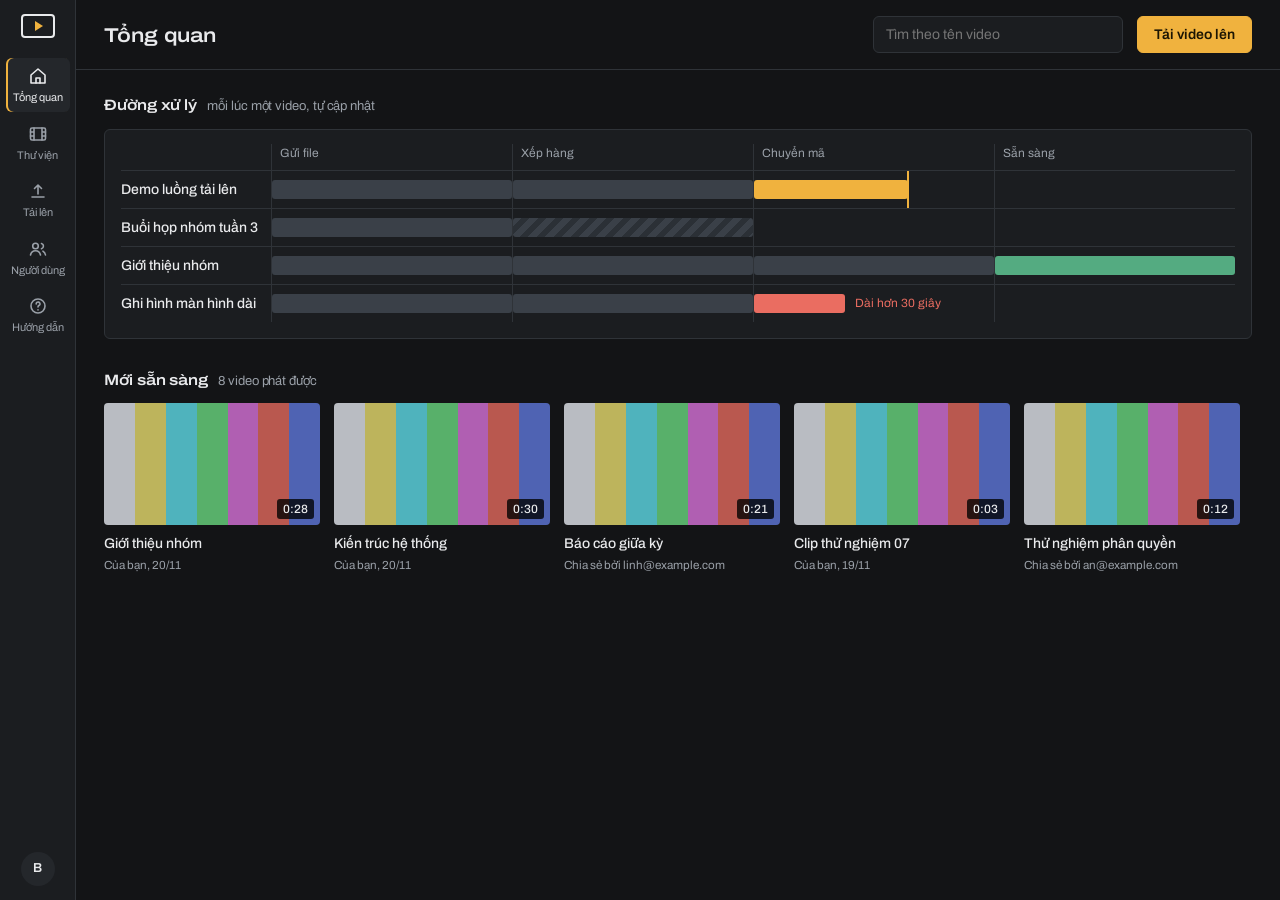
<file: design/prototypes/c-media.html>
<!doctype html>
<html lang="vi">
<head>
<meta charset="utf-8">
<meta name="viewport" content="width=device-width, initial-scale=1">
<title>Phương án C — Modern Media Management Platform</title>
<!-- Prototype độc lập: dữ liệu mẫu tĩnh, không gọi API. Font tải từ Google chỉ để xem thử; bản thật sẽ tự lưu font trong app/static. -->
<link rel="preconnect" href="https://fonts.googleapis.com">
<link rel="stylesheet" href="https://fonts.googleapis.com/css2?family=Archivo:wdth,wght@62..125,400..700&display=swap">
<style>
:root {
  --bg: #131416; --panel: #1b1d20; --raise: #24272b; --line: #2f3338; --text: #e9eaec; --muted: #9aa0a8;
  --amber: #f0b23e; --ready: #5fc592; --wait: #93a4bd; --fail: #ea6d61;
  --font: "Archivo", "Segoe UI", system-ui, sans-serif;
}
* { box-sizing: border-box; }
[hidden] { display: none !important; }
body { margin: 0; background: var(--bg); color: var(--text); font: 14px/1.5 var(--font); display: grid; grid-template-columns: 76px minmax(0, 1fr); min-height: 100vh; }
h1, h2, h3, p { margin: 0; }
button, input { font: inherit; color: inherit; }
svg { width: 20px; height: 20px; fill: none; stroke: currentColor; stroke-width: 1.6; stroke-linecap: round; stroke-linejoin: round; }
:focus-visible { outline: 2px solid var(--amber); outline-offset: 2px; }
.wide { font-stretch: 116%; font-weight: 600; letter-spacing: -.005em; }
.num { font-variant-numeric: tabular-nums; }

/* Thanh bên dạng dải biểu tượng có nhãn */
.rail { background: var(--panel); border-right: 1px solid var(--line); display: flex; flex-direction: column; align-items: center; gap: 4px; padding: 14px 0; position: sticky; top: 0; height: 100vh; }
.mark { width: 34px; height: 24px; border: 2px solid var(--text); border-radius: 4px; position: relative; margin-bottom: 16px; }
.mark::after { content: ""; position: absolute; left: 12px; top: 5px; border: 5px solid transparent; border-left: 8px solid var(--amber); }
.rail button { display: grid; justify-items: center; gap: 3px; width: 64px; padding: 8px 0 6px; border: 0; border-radius: 6px; background: none; color: var(--muted); font-size: 11px; cursor: pointer; }
.rail button:hover { color: var(--text); background: var(--raise); }
.rail button.on { color: var(--text); background: var(--raise); box-shadow: inset 2px 0 0 var(--amber); }
.rail .me { margin-top: auto; width: 34px; height: 34px; border-radius: 50%; background: var(--raise); display: grid; place-items: center; font-weight: 600; font-size: 13px; }

.stage { display: grid; grid-template-columns: minmax(0, 1fr); }
.stage.with-inspector { grid-template-columns: minmax(0, 1fr) 340px; }
.bar { display: flex; align-items: center; gap: 14px; padding: 16px 28px; position: sticky; top: 0; z-index: 2; background: var(--bg); border-bottom: 1px solid var(--line); }
.bar h1 { font-size: 20px; margin-right: auto; }
.find { width: 250px; padding: 7px 12px; border: 1px solid var(--line); border-radius: 6px; background: var(--panel); }
.btn { padding: 7px 16px; border: 1px solid var(--amber); border-radius: 6px; background: var(--amber); color: #1c1503; font-weight: 600; cursor: pointer; white-space: nowrap; }
.btn.line { background: none; border-color: var(--line); color: var(--text); font-weight: 500; }
.btn.red { background: none; border-color: #5a312d; color: var(--fail); font-weight: 500; }
.content { padding: 24px 28px 56px; }
h2 { font-size: 15px; margin: 30px 0 12px; display: flex; align-items: baseline; gap: 10px; }
h2:first-child { margin-top: 0; }
h2 small { color: var(--muted); font-weight: 400; font-stretch: 100%; font-size: 13px; }

/* Khung hình: dải màu thử, giống clip chuẩn của dự án */
.frame { position: relative; display: block; width: 100%; aspect-ratio: 16 / 9; border-radius: 4px; overflow: hidden; border: 0; padding: 0; cursor: pointer;
  background: linear-gradient(90deg, #b9bcc2 0 14.3%, #bdb45c 0 28.6%, #4fb3bd 0 42.9%, #58b06a 0 57.2%, #b05fb2 0 71.5%, #b9584f 0 85.8%, #4f63b3 0); }
/* Video chưa xem được: phủ tối khung hình nhưng giữ nhãn trạng thái rõ nét. */
.frame.off::before { content: ""; position: absolute; inset: 0; background: rgba(27, 29, 32, .82); }
.frame .len { position: absolute; right: 6px; bottom: 6px; padding: 1px 6px; border-radius: 3px; background: rgba(0, 0, 0, .78); font-size: 12px; font-weight: 500; }
.frame .tag { position: absolute; left: 6px; top: 6px; padding: 1px 8px; border-radius: 3px; background: rgba(0, 0, 0, .78); font-size: 12px; font-weight: 500; }
.tag.run { color: var(--amber); } .tag.wait { color: var(--wait); } .tag.fail { color: var(--fail); }
.frame .play { position: absolute; inset: 0; display: grid; place-items: center; opacity: 0; background: rgba(0, 0, 0, .35); transition: opacity .15s; }
.frame:hover .play, .frame:focus-visible .play { opacity: 1; }
.play i { border: 12px solid transparent; border-left: 20px solid #fff; margin-left: 12px; }

/* Đường xử lý: bốn chặng, clip là khối trên đường ray, vạch vàng là vị trí đang xử lý */
.rails { background: var(--panel); border: 1px solid var(--line); border-radius: 6px; padding: 14px 16px 16px; }
.heads, .lane { display: grid; grid-template-columns: 150px repeat(4, minmax(0, 1fr)); gap: 0; }
.heads span { color: var(--muted); font-size: 12px; padding: 0 8px 8px; border-left: 1px solid var(--line); }
.heads span:first-child { border-left: 0; padding-left: 0; }
.lane { align-items: center; height: 38px; border-top: 1px solid var(--line); }
.lane b { font-weight: 500; white-space: nowrap; overflow: hidden; text-overflow: ellipsis; padding-right: 10px; }
.lane .cell { height: 100%; border-left: 1px solid var(--line); position: relative; }
.clip { position: absolute; top: 9px; bottom: 9px; left: 0; border-radius: 3px; }
.clip.done { background: #3a4048; right: 0; } .clip.ready { background: var(--ready); right: 0; opacity: .85; }
.clip.wait { background: repeating-linear-gradient(135deg, #3a4048 0 6px, #2b3036 6px 12px); right: 0; }
.clip.run { background: var(--amber); }
.clip.run::after { content: ""; position: absolute; right: -1px; top: -9px; bottom: -9px; width: 2px; background: var(--amber); }
.clip.fail { background: var(--fail); width: 38%; }
.lane .why { position: absolute; left: calc(38% + 10px); top: 9px; color: var(--fail); font-size: 12px; white-space: nowrap; }
.strip { display: grid; grid-auto-flow: column; grid-auto-columns: 216px; gap: 14px; overflow-x: auto; padding-bottom: 6px; }
.grid { display: grid; grid-template-columns: repeat(auto-fill, minmax(210px, 1fr)); gap: 20px 16px; }
.item p { margin-top: 8px; font-weight: 500; white-space: nowrap; overflow: hidden; text-overflow: ellipsis; }
.item small { color: var(--muted); }
.item.sel .frame { outline: 2px solid var(--amber); outline-offset: 2px; }
.tabs { display: flex; flex-wrap: wrap; gap: 4px 20px; margin-bottom: 18px; border-bottom: 1px solid var(--line); }
.tabs button { padding: 0 0 9px; border: 0; border-bottom: 2px solid transparent; background: none; color: var(--muted); cursor: pointer; }
.tabs button.on { color: var(--text); border-bottom-color: var(--amber); font-weight: 500; }

/* Bảng thông tin bên phải */
.inspector { background: var(--panel); border-left: 1px solid var(--line); padding: 20px; position: sticky; top: 0; height: 100vh; overflow-y: auto; }
.inspector h3 { font-size: 17px; margin: 14px 0 2px; }
.inspector dl { display: grid; grid-template-columns: auto 1fr; gap: 5px 16px; margin: 16px 0; font-size: 13px; }
.inspector dt { color: var(--muted); } .inspector dd { margin: 0; text-align: right; }
.inspector hr { border: 0; border-top: 1px solid var(--line); margin: 18px 0; }
label { display: block; font-size: 13px; font-weight: 500; margin: 0 0 6px; }
.field { width: 100%; padding: 8px 12px; border: 1px solid var(--line); border-radius: 6px; background: var(--bg); }
.row { display: flex; flex-wrap: wrap; gap: 8px; margin-top: 10px; }
.hint { color: var(--muted); font-size: 13px; margin-top: 10px; }

/* Tải lên */
.drop { display: grid; justify-items: center; gap: 6px; padding: 44px 20px; border: 1.5px dashed #4a5058; border-radius: 6px; background: var(--panel); text-align: center; color: var(--muted); }
.drop strong { color: var(--text); font-size: 16px; }
.form { display: grid; grid-template-columns: minmax(0, 1fr) auto; gap: 12px; align-items: end; margin: 18px 0 0; max-width: 720px; }

@media (max-width: 1100px) { .stage.with-inspector { grid-template-columns: 1fr; } .inspector { position: static; height: auto; border-left: 0; border-top: 1px solid var(--line); } }
@media (max-width: 760px) {
  body { display: block; padding-bottom: 64px; }
  .rail { position: fixed; z-index: 5; inset: auto 0 0 0; height: 60px; flex-direction: row; justify-content: space-around; padding: 0 6px; border-right: 0; border-top: 1px solid var(--line); }
  .mark, .rail .me, .rail .extra { display: none; }
  .rail button.on { box-shadow: inset 0 2px 0 var(--amber); }
  .bar, .content { padding-left: 16px; padding-right: 16px; } .find { display: none; }
  .heads, .lane { grid-template-columns: 96px repeat(4, minmax(0, 1fr)); } .heads span { font-size: 11px; padding: 0 4px 8px; } .lane .why { display: none; }
  .grid { grid-template-columns: 1fr 1fr; gap: 16px 12px; } .form { grid-template-columns: 1fr; }
}
@media (prefers-reduced-motion: reduce) { * { transition: none !important; } }
</style>
</head>
<body>
<svg hidden><defs>
  <symbol id="i-home" viewBox="0 0 20 20"><path d="M3 9l7-6 7 6v8H3z"/><path d="M8 17v-5h4v5"/></symbol>
  <symbol id="i-film" viewBox="0 0 20 20"><rect x="2.500" y="4" width="15" height="12" rx="1.500"/><path d="M6 4v12M14 4v12M2.500 8H6M2.500 12H6M14 8h3.500M14 12h3.500"/></symbol>
  <symbol id="i-up" viewBox="0 0 20 20"><path d="M10 13V4M6.500 7.500L10 4l3.500 3.500M4 16h12"/></symbol>
  <symbol id="i-users" viewBox="0 0 20 20"><circle cx="7.500" cy="7" r="2.800"/><path d="M2.500 16c.600-2.800 2.500-4.300 5-4.300s4.400 1.500 5 4.300M13.500 4.500a2.700 2.700 0 010 5.200M15 12.200c1.400.600 2.200 1.900 2.500 3.800"/></symbol>
  <symbol id="i-help" viewBox="0 0 20 20"><circle cx="10" cy="10" r="7"/><path d="M8.200 8a1.900 1.900 0 113.600.800c-.600.600-1.800.900-1.800 2.100M10 13.800v.2"/></symbol>
</defs></svg>

<nav class="rail" aria-label="Điều hướng">
  <div class="mark" aria-hidden="true"></div>
  <button class="on" data-go="home"><svg><use href="#i-home"/></svg>Tổng quan</button>
  <button data-go="library"><svg><use href="#i-film"/></svg>Thư viện</button>
  <button data-go="upload"><svg><use href="#i-up"/></svg>Tải lên</button>
  <button class="extra"><svg><use href="#i-users"/></svg>Người dùng</button>
  <button class="extra"><svg><use href="#i-help"/></svg>Hướng dẫn</button>
  <div class="me" title="ban@example.com, quản trị viên">B</div>
</nav>

<div class="stage" id="stage">
  <div>
    <header class="bar">
      <h1 class="wide" id="title">Tổng quan</h1>
      <input class="find" placeholder="Tìm theo tên video" aria-label="Tìm video">
      <button class="btn" data-go="upload">Tải video lên</button>
    </header>

    <!-- TỔNG QUAN -->
    <section class="content" data-view="home">
      <h2 class="wide">Đường xử lý <small>mỗi lúc một video, tự cập nhật</small></h2>
      <div class="rails">
        <div class="heads"><span></span><span>Gửi file</span><span>Xếp hàng</span><span>Chuyển mã</span><span>Sẵn sàng</span></div>
        <div class="lane"><b>Demo luồng tải lên</b><div class="cell"><i class="clip done"></i></div><div class="cell"><i class="clip done"></i></div><div class="cell"><i class="clip run" style="width:64%"></i></div><div class="cell"></div></div>
        <div class="lane"><b>Buổi họp nhóm tuần 3</b><div class="cell"><i class="clip done"></i></div><div class="cell"><i class="clip wait"></i></div><div class="cell"></div><div class="cell"></div></div>
        <div class="lane"><b>Giới thiệu nhóm</b><div class="cell"><i class="clip done"></i></div><div class="cell"><i class="clip done"></i></div><div class="cell"><i class="clip done"></i></div><div class="cell"><i class="clip ready"></i></div></div>
        <div class="lane"><b>Ghi hình màn hình dài</b><div class="cell"><i class="clip done"></i></div><div class="cell"><i class="clip done"></i></div><div class="cell"><i class="clip fail"></i><span class="why">Dài hơn 30 giây</span></div><div class="cell"></div></div>
      </div>

      <h2 class="wide">Mới sẵn sàng <small>8 video phát được</small></h2>
      <div class="strip">
        <div class="item"><button class="frame" data-go="library"><span class="len num">0:28</span><span class="play"><i></i></span></button><p>Giới thiệu nhóm</p><small>Của bạn, 20/11</small></div>
        <div class="item"><button class="frame" data-go="library"><span class="len num">0:30</span><span class="play"><i></i></span></button><p>Kiến trúc hệ thống</p><small>Của bạn, 20/11</small></div>
        <div class="item"><button class="frame" data-go="library"><span class="len num">0:21</span><span class="play"><i></i></span></button><p>Báo cáo giữa kỳ</p><small>Chia sẻ bởi linh@example.com</small></div>
        <div class="item"><button class="frame" data-go="library"><span class="len num">0:03</span><span class="play"><i></i></span></button><p>Clip thử nghiệm 07</p><small>Của bạn, 19/11</small></div>
        <div class="item"><button class="frame" data-go="library"><span class="len num">0:12</span><span class="play"><i></i></span></button><p>Thử nghiệm phân quyền</p><small>Chia sẻ bởi an@example.com</small></div>
      </div>
    </section>

    <!-- THƯ VIỆN -->
    <section class="content" data-view="library" hidden>
      <div class="tabs"><button class="on">Tất cả 11</button><button>Của tôi 9</button><button>Được chia sẻ 2</button><button>Đang xử lý 2</button><button>Thất bại 1</button></div>
      <div class="grid">
        <div class="item sel"><button class="frame"><span class="len num">0:28</span><span class="play"><i></i></span></button><p>Giới thiệu nhóm</p><small>Của bạn, 20/11</small></div>
        <div class="item"><button class="frame off"><span class="tag run num">Chuyển mã 64%</span></button><p>Demo luồng tải lên</p><small>Của bạn, 20/11</small></div>
        <div class="item"><button class="frame off"><span class="tag wait">Xếp hàng</span></button><p>Buổi họp nhóm tuần 3</p><small>Của bạn, 20/11</small></div>
        <div class="item"><button class="frame"><span class="len num">0:30</span><span class="play"><i></i></span></button><p>Kiến trúc hệ thống</p><small>Của bạn, 20/11</small></div>
        <div class="item"><button class="frame"><span class="len num">0:21</span><span class="play"><i></i></span></button><p>Báo cáo giữa kỳ</p><small>Chia sẻ bởi linh@example.com</small></div>
        <div class="item"><button class="frame off"><span class="tag fail">Thất bại</span></button><p>Ghi hình màn hình dài</p><small>Của bạn, 19/11</small></div>
        <div class="item"><button class="frame"><span class="len num">0:03</span><span class="play"><i></i></span></button><p>Clip thử nghiệm 07</p><small>Của bạn, 19/11</small></div>
        <div class="item"><button class="frame"><span class="len num">0:12</span><span class="play"><i></i></span></button><p>Thử nghiệm phân quyền</p><small>Chia sẻ bởi an@example.com</small></div>
      </div>
    </section>

    <!-- TẢI LÊN -->
    <section class="content" data-view="upload" hidden>
      <div class="drop"><svg><use href="#i-up"/></svg><strong>Kéo video vào đây</strong><span>hoặc bấm để chọn file. MP4, WebM hoặc MOV, tối đa 50 MB, dài không quá 30 giây.</span></div>
      <div class="form"><div><label for="t">Tên video</label><input class="field" id="t" value="Demo luồng tải lên"></div><button class="btn">Tải video lên</button></div>

      <h2 class="wide">Đang tải lên <small>demo-luong-tai-len.mp4, 24,1 MB</small></h2>
      <div class="rails">
        <div class="heads"><span></span><span>Gửi file</span><span>Xếp hàng</span><span>Chuyển mã</span><span>Sẵn sàng</span></div>
        <div class="lane"><b>Demo luồng tải lên</b><div class="cell"><i class="clip done"></i></div><div class="cell"><i class="clip done"></i></div><div class="cell"><i class="clip run" style="width:64%"></i></div><div class="cell"></div></div>
      </div>
      <p class="hint">Đang chuyển mã, 64%. Khi xong, video mở được ngay tại đây và trong Thư viện.</p>
    </section>
  </div>

  <aside class="inspector" id="inspector" hidden>
    <button class="frame"><span class="len num">0:28</span><span class="play" style="opacity:1;background:none"><i></i></span></button>
    <h3 class="wide">Giới thiệu nhóm</h3>
    <p class="hint" style="margin-top:0">Của bạn</p>
    <div class="row"><button class="btn">Xem video</button><button class="btn red">Xoá</button></div>
    <dl><dt>Trạng thái</dt><dd style="color:var(--ready)">Sẵn sàng</dd><dt>Thời lượng</dt><dd class="num">0:28</dd><dt>Đầu ra</dt><dd>MP4 H.264, 854×480</dd><dt>File gốc</dt><dd class="num">19,9 MB</dd><dt>Tải lên</dt><dd class="num">20/11/2026, 14:02</dd></dl>
    <hr>
    <label for="v">Chia sẻ với email</label>
    <input class="field" id="v" placeholder="nguoixem@example.com">
    <div class="row"><button class="btn line">Cấp quyền xem</button><button class="btn line">Thu hồi quyền</button></div>
    <p class="hint">Người xem phải có tài khoản. Thu hồi có hiệu lực với lượt xem mới.</p>
  </aside>
</div>
<script>
const titles = { home: "Tổng quan", library: "Thư viện", upload: "Tải video lên" };
function show(view) {
  document.querySelectorAll("[data-view]").forEach((s) => { s.hidden = s.dataset.view !== view; });
  document.querySelectorAll(".rail [data-go]").forEach((b) => b.classList.toggle("on", b.dataset.go === view));
  document.getElementById("title").textContent = titles[view];
  document.getElementById("inspector").hidden = view !== "library";
  document.getElementById("stage").classList.toggle("with-inspector", view === "library");
  window.scrollTo(0, 0);
}
document.querySelectorAll("[data-go]").forEach((b) => b.addEventListener("click", () => show(b.dataset.go)));
document.querySelectorAll(".grid .item").forEach((item) => item.addEventListener("click", () => { document.querySelector(".item.sel")?.classList.remove("sel"); item.classList.add("sel"); }));
function fromHash() { if (titles[location.hash.slice(1)]) show(location.hash.slice(1)); }
window.addEventListener("hashchange", fromHash);
fromHash();
</script>
</body>
</html>
</file>
